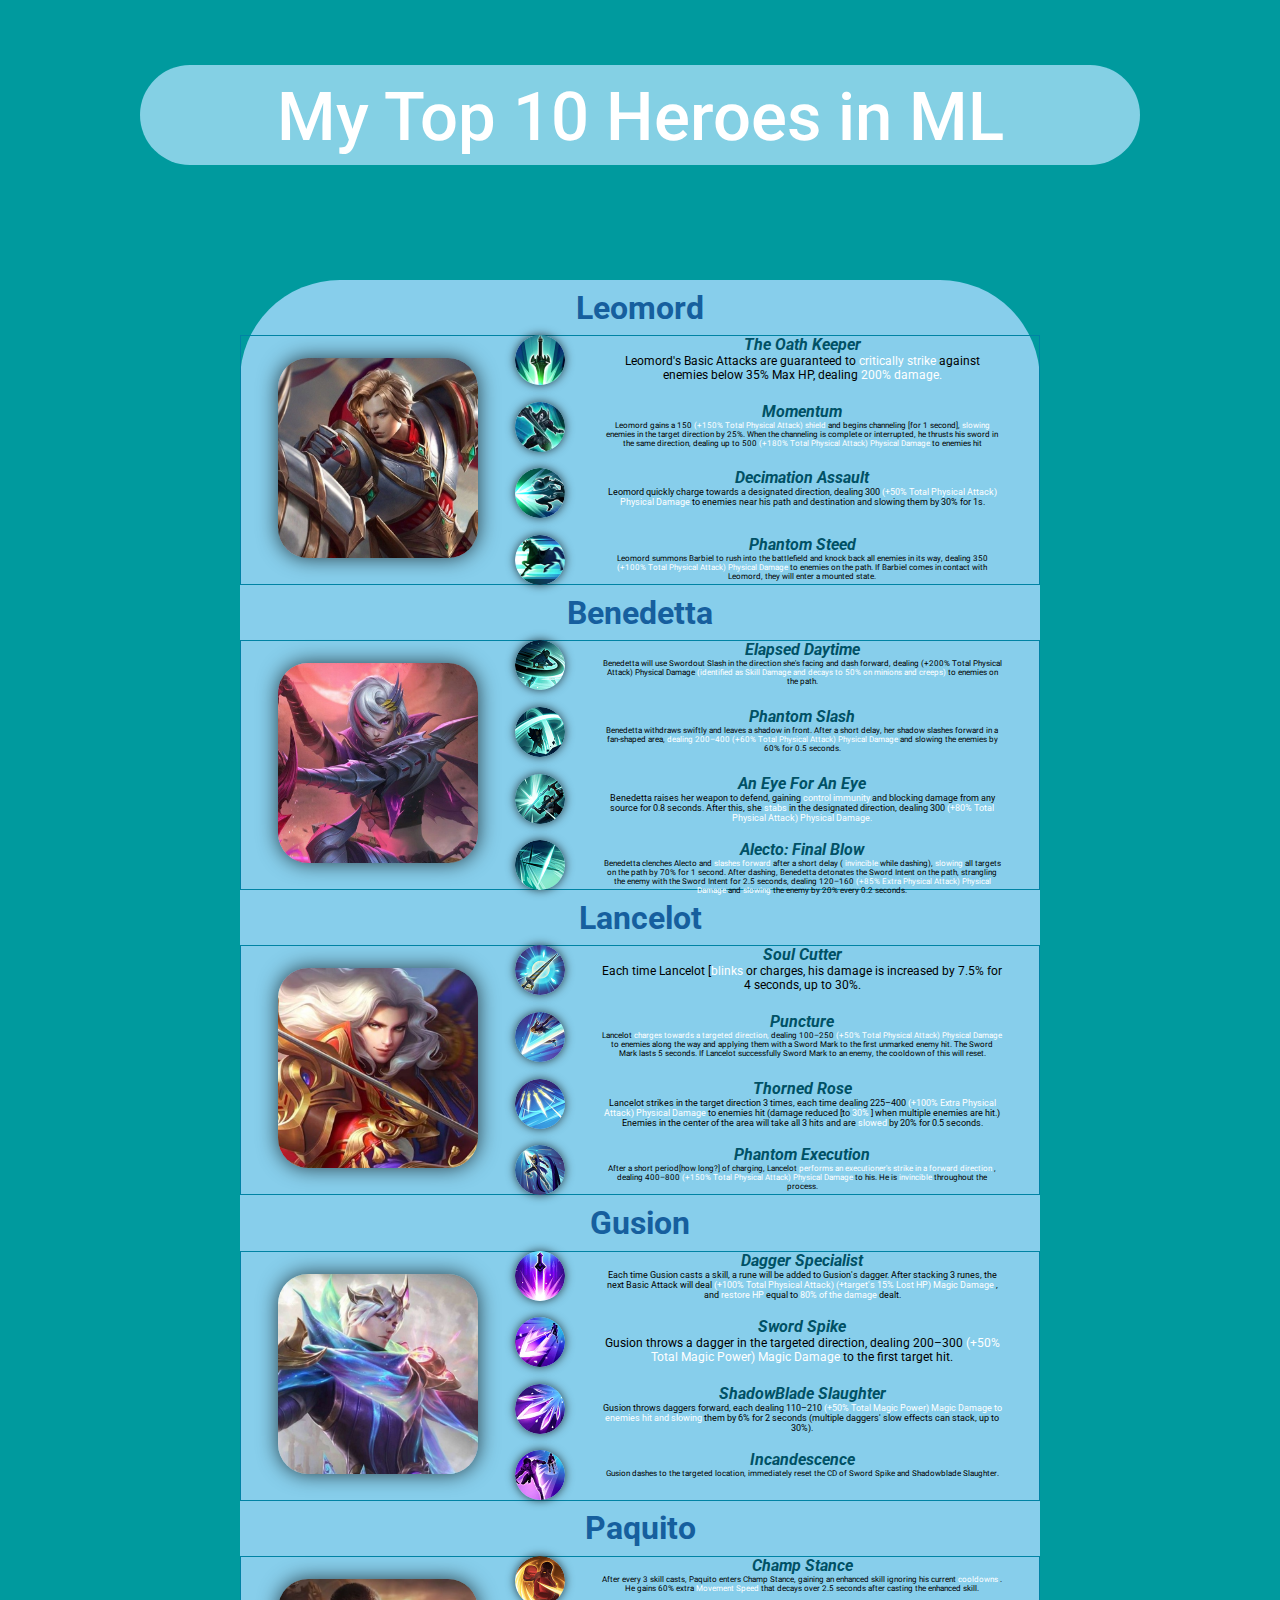
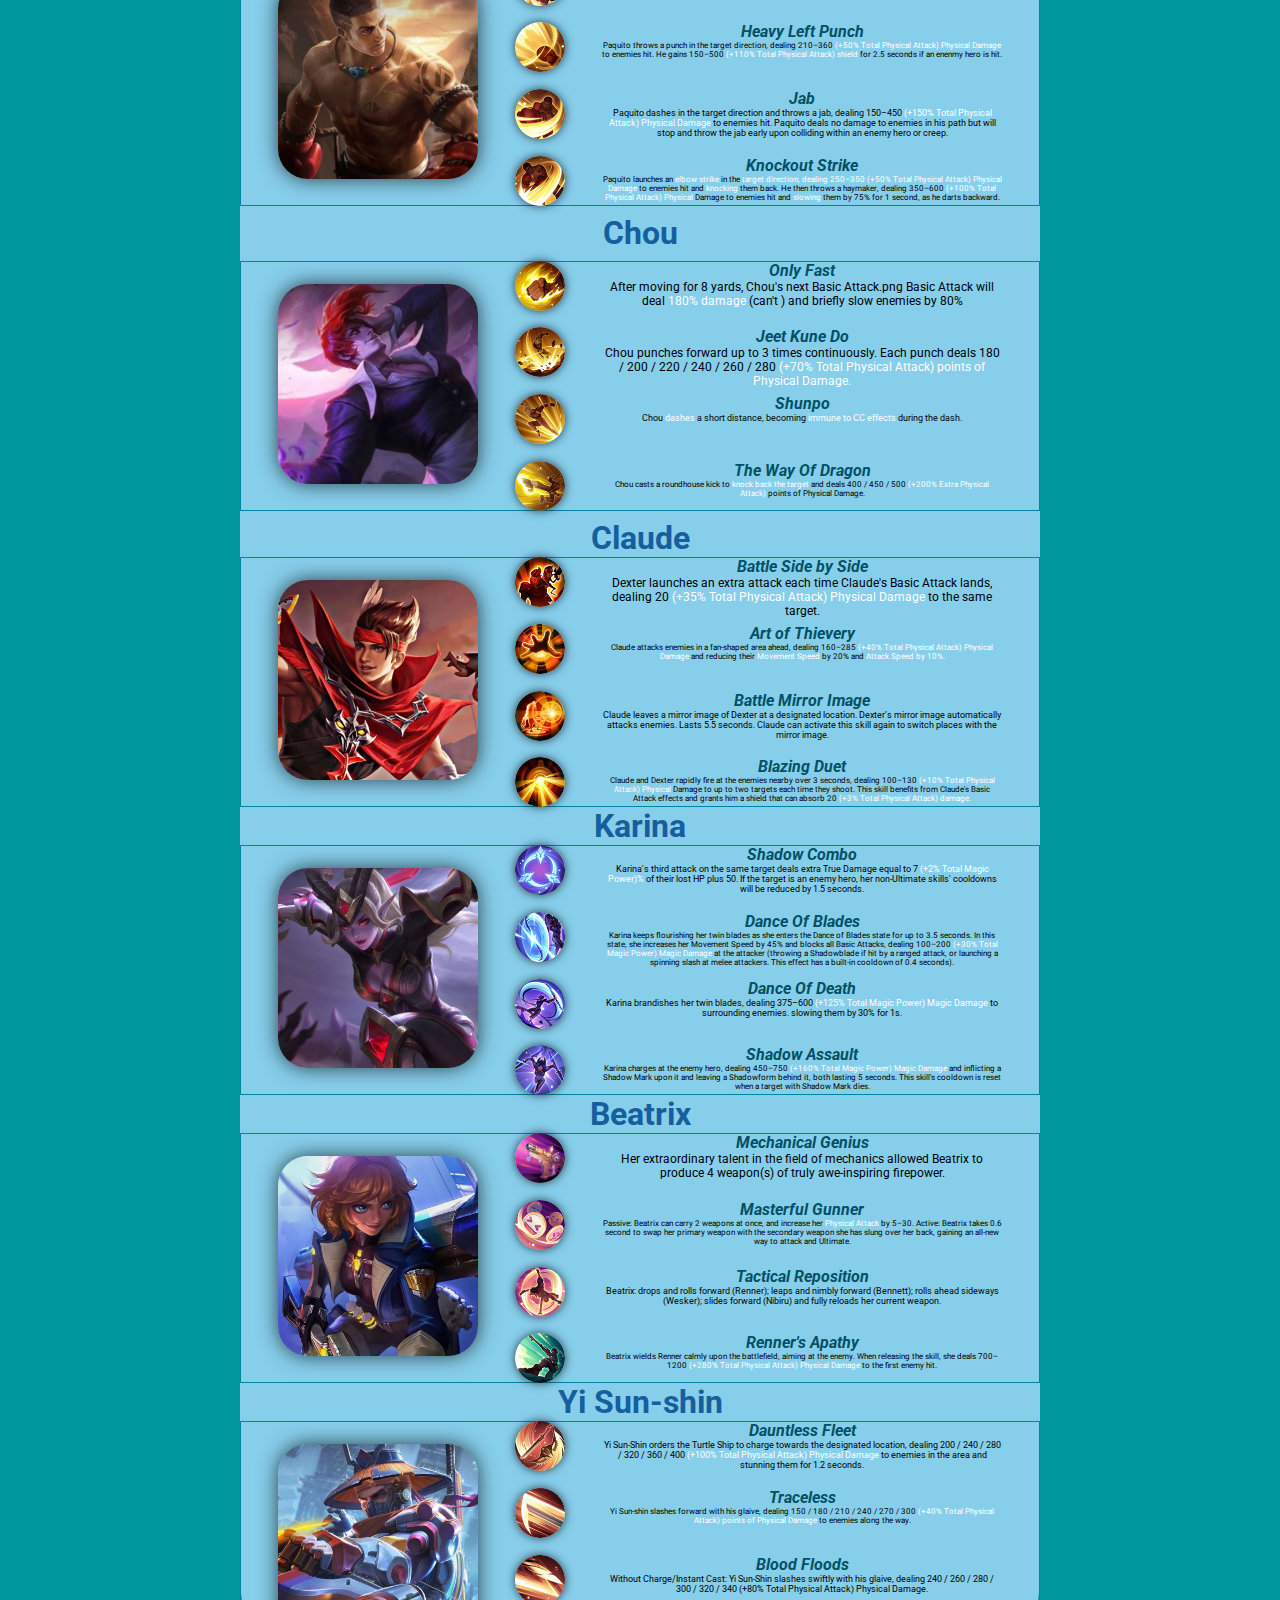
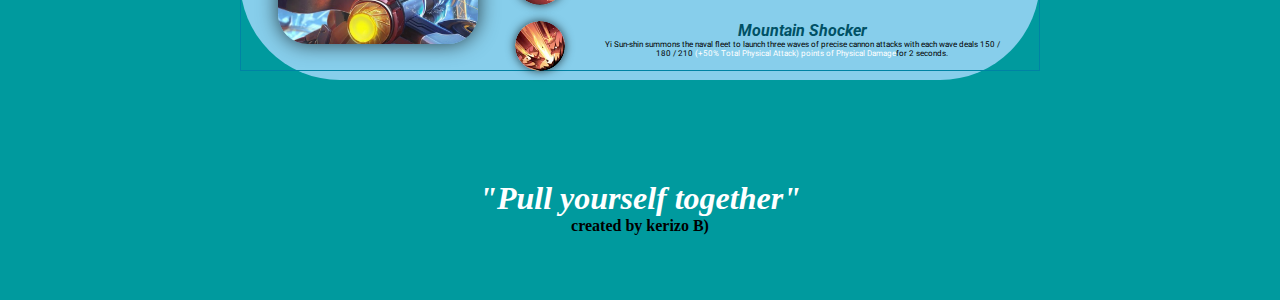
<file: index.html>
<!DOCTYPE html>
<html lang="en">
<head>
  <meta http-equiv="X-UA-Compatible" content="ie=edge">
  <link rel="preconnect" href="https://fonts.googleapis.com">
  <link rel="preconnect" href="https://fonts.gstatic.com" crossorigin>
   <link href="https://fonts.googleapis.com/css2?family=Roboto:wght@300;400;500;700&display=swap" rel="stylesheet">
  <title>My Top 12 Hero</title>
  <link rel="stylesheet" href="Css/mlheader.css"/>
  <link rel="stylesheet" href="Css/ml-info.css"/>
  <link rel="stylesheet" href="Css/mlgeneral.css"/>
  <link rel="stylesheet" href="Css/mlspan.css"/>
</head>
<body>
  <center><div class="header">
    <p class="title-header">My Top 10 Heroes in ML</p>
  </div></center>
  <center><div class="general-container">
    
    
   <center><h1 class="rank">Leomord</h1></center>
    
    
      <div class="information-hero-container">
        <div class="hero-pic-container">
          <img class="hero-pic" src="mlpics/leomord.jpg" alt="leomordpic" />
        </div>
        <div class="skill-pics">
          <div class="skill-hero-container">
             <img class="edit-skills"src="mlskills/leopassive.png" alt="passive" />
             <img class="edit-skills"src="mlskills/leo1st.png" alt="1st" />
             <img class="edit-skills"src="mlskills/leo2nd.png" alt="2nd" />
             <img class="edit-skills"src="mlskills/leoult.png" alt="ult" />
        </div>
         </div>
        <div class="description-hero-skill">
           <div class="passive-desc">
             <p class="skill-name">The Oath Keeper</p>
             <p class="skill-description leoponts">
               Leomord's Basic Attacks are guaranteed to <span style="color:white;"> critically strike</span> against enemies below 35% Max HP, dealing <span style="color:white;">200% damage.</span>
             </p>
           </div>
           <div class="first-desc">
             <p class="skill-name">Momentum</p>
             <p class="skill-description">Leomord gains a 150
               <span style="color:white;">
               (+150% Total Physical Attack) shield
              </span> and begins channeling [for 1 second], <span style="color: white;" > slowing </span>enemies in the target direction by 25%. When the channeling is complete or interrupted, he thrusts his sword in the same direction, dealing up to 500 <span style="color:white;"> (+180% Total Physical Attack) Physical Damage </span> to enemies hit</p>
           </div>
           <div class="second-desc">
             <p class="skill-name">Decimation Assault</p>
             <p class="skill-description leosecond">
               Leomord quickly charge towards a designated direction, dealing 300 <span style="color:white;"> (+50% Total Physical Attack) Physical Damage </span> to enemies near his path and destination and slowing them by 30% for 1s.
             </p>
             </div>
           <div class="ult-desc">
             <p class="skill-name">Phantom Steed</p>
             <p class="skill-description leoult">
               Leomord summons Barbiel to rush into the battlefield and knock back all enemies in its way, dealing 350 <span style="color:white;"> (+100% Total Physical Attack) Physical Damage </span> to enemies on the path. 
If Barbiel comes in contact with Leomord, they will enter a mounted state.
             </p>
           </div>
          </div>
        </div>
        
        
       <center><h1 class="rank">Benedetta</h1></center>
        
        
        <div class="information-hero-container">
        <div class="hero-pic-container">
          <img class="hero-pic" src="mlpics/bene.jpg" alt="leomordpic" />
        </div>
        <div class="skill-pics">
          <div class="skill-hero-container">
             <img class="edit-skills"src="mlskills/benepassive.png" alt="passive" />
             <img class="edit-skills"src="mlskills/benefirst.png" alt="1st" />
             <img class="edit-skills"src="mlskills/benesecond.png" alt="2nd" />
             <img class="edit-skills"src="mlskills/beneult.png" alt="ult" />
        </div>
         </div>
        <div class="description-hero-skill">
           <div class="passive-desc">
             <p class="skill-name">Elapsed Daytime</p>
             <p class="skill-description">
               Benedetta will use Swordout Slash in the direction she's facing and dash forward, dealing (+200% Total Physical Attack) Physical Damage <span style="color: white;"> (identified as Skill Damage and decays to 50% on minions and creeps) </span> to enemies on the path.
             </p>
           </div>
           <div class="first-desc">
             <p class="skill-name">Phantom Slash</p>
             <p class="skill-description"> 
             Benedetta withdraws swiftly and leaves a shadow in front. After a short delay, her shadow slashes forward in a fan-shaped area,  <span style="color:white;">dealing 200–400 (+60% Total Physical Attack) Physical Damage </span> and slowing the enemies by 60% for 0.5 seconds.
             </p>
           </div>
           <div class="second-desc">
             <p class="skill-name">An Eye For An Eye</p>
             <p class="skill-description leosecond">
               Benedetta raises her weapon to defend, gaining <span style="color:white;"> control immunity </span> and blocking damage from any source for 0.8 seconds. After this, she <span style="color:white;"> stabs </span> in the designated direction, dealing 300 <span style="color:white;"> (+80% Total Physical Attack) Physical Damage. </span>
             </p>
             </div>
           <div class="ult-desc">
             <p class="skill-name">Alecto: Final Blow</p>
             <p class="skill-description leoult">
               Benedetta clenches Alecto and <span style="color: white;">slashes forward </span> after a short delay (<span style="color:white;"> invincible </span> while dashing), <span style="color:white;"> slowing </span> all targets on the path by 70% for 1 second.
 After dashing, Benedetta detonates the Sword Intent on the path, strangling the enemy with the Sword Intent for 2.5 seconds, dealing 120–160 <span style="color:white;">(+85% Extra Physical Attack) Physical Damage </span> and <span style="color:white;"> slowing </span> the enemy by 20% every 0.2 seconds.
             </p>
           </div>
          </div>
        </div>
        
        
        
        <center><h1 class="rank">Lancelot</h1></center>
        
        
        
        <div class="information-hero-container">
        <div class="hero-pic-container">
          <img class="hero-pic" src="mlpics/lance.jpg" alt="leomordpic" />
        </div>
        <div class="skill-pics">
          <div class="skill-hero-container">
             <img class="edit-skills"src="mlskills/lancepassive.png" alt="passive" />
             <img class="edit-skills"src="mlskills/lancefirst.png" alt="1st" />
             <img class="edit-skills"src="mlskills/lancesecond.png" alt="2nd" />
             <img class="edit-skills"src="mlskills/lanceult.png" alt="ult" />
        </div>
         </div>
        <div class="description-hero-skill">
           <div class="passive-desc">
             <p class="skill-name">Soul Cutter</p>
             <p class="skill-description leoponts">
               Each time Lancelot [<span style="color:white;">blinks</span> or charges, his damage is increased by 7.5% for 4 seconds, up to 30%.
             </p>
           </div>
           <div class="first-desc">
             <p class="skill-name">Puncture</p>
             <p class="skill-description">
               Lancelot <span style="color:white;"> charges towards a targeted direction, </span> dealing 100–250 <span style="color:white;"> (+50% Total Physical Attack) Physical Damage </span> to enemies along the way and applying them with a Sword Mark to the first unmarked enemy hit. The Sword Mark lasts 5 seconds.
If Lancelot successfully Sword Mark to an enemy, the cooldown of this will reset.
             </p>
           </div>
           <div class="second-desc">
             <p class="skill-name">Thorned Rose</p>
             <p class="skill-description leosecond">
               Lancelot strikes in the target direction 3 times, each time dealing 225–400 <span style="color: white;"> (+100% Extra Physical Attack) Physical Damage </span> to enemies hit (damage reduced [to <span style="color:white;"> 30% </span> ] when multiple enemies are hit.) Enemies in the center of the area will take all 3 hits and are <span style="color:white;"> slowed </span> by 20% for 0.5 seconds.
             </p>
             </div>
           <div class="ult-desc">
             <p class="skill-name">Phantom Execution </p>
             <p class="skill-description leoult">
               After a short period[how long?] of charging, Lancelot <span style="color: white;"> performs an executioner's strike in a forward direction </span>, dealing 400–800 <span style="color:white;">  (+150% Total Physical Attack) Physical Damage </span> to his. He is <span style="color: white;"> invincible </span> throughout the process.
             </p>
           </div>
          </div>
        </div>
  
  
 <center><h1 class="rank">Gusion</h1></center>
  
  
  
        <div class="information-hero-container">
        <div class="hero-pic-container">
          <img class="hero-pic" src="mlpics/gus.jpg" alt="leomordpic" />
        </div>
        <div class="skill-pics">
          <div class="skill-hero-container">
             <img class="edit-skills"src="mlskills/guspassive.png" alt="passive" />
             <img class="edit-skills"src="mlskills/gusfirst.png" alt="1st" />
             <img class="edit-skills"src="mlskills/gussecond.png" alt="2nd" />
             <img class="edit-skills"src="mlskills/gusult.png" alt="ult" />
        </div>
         </div>
        <div class="description-hero-skill">
           <div class="passive-desc">
             <p class="skill-name">Dagger Specialist</p>
             <p class="skill-description guspassive">
               Each time Gusion casts a skill, a rune will be added to Gusion's dagger. After stacking 3 runes, the next Basic Attack will deal <span style="color:white;">(+100% Total Physical Attack) (+target's 15% Lost HP) Magic Damage </span> , and <span style="color: white;">restore HP </span>  equal to <span style="color:white;">80% of the damage </span> dealt.
             </p>
           </div>
           <div class="first-desc">
             <p class="skill-name">Sword Spike</p>
             <p class="skill-description leoponts">
               Gusion throws a dagger in the targeted direction, dealing 200–300 <span style="color:white;"> (+50% Total Magic Power) Magic Damage </span> to the first target hit.
             </p>
           </div>
           <div class="second-desc">
             <p class="skill-name">ShadowBlade Slaughter</p>
             <p class="skill-description leosecond">
               Gusion throws daggers forward, each dealing 110–210 <span style="color:white;">(+50% Total Magic Power) Magic Damage to enemies hit and slowing</span> them by 6% for 2 seconds (multiple daggers' slow effects can stack, up to 30%).
             </p>
             </div>
           <div class="ult-desc">
             <p class="skill-name">Incandescence</p>
             <p class="skill-description leoult">
                Gusion dashes to the targeted location, immediately reset the CD of Sword Spike and Shadowblade Slaughter.
             </p>
           </div>
          </div>
        </div>
  
  
 <center><h1 class="rank">Paquito</h1></center>
  
  
  
  
        <div class="information-hero-container">
        <div class="hero-pic-container">
          <img class="hero-pic" src="mlpics/paq.jpg" alt="leomordpic" />
        </div>
        <div class="skill-pics">
          <div class="skill-hero-container">
             <img class="edit-skills"src="mlskills/paqpassive.png" alt="passive" />
             <img class="edit-skills"src="mlskills/paqfirst.png" alt="1st" />
             <img class="edit-skills"src="mlskills/paqsecond.png" alt="2nd" />
             <img class="edit-skills"src="mlskills/paqult.png" alt="ult" />
        </div>
         </div>
        <div class="description-hero-skill">
           <div class="passive-desc">
             <p class="skill-name">Champ Stance</p>
             <p class="skill-description paqpassive">
               After every 3 skill casts, Paquito enters Champ Stance, gaining an enhanced skill ignoring his current <span style="color:white;"> cooldowns </span>. He gains 60% extra <span style="color:white;"> Movement Speed </span> that decays over 2.5 seconds after casting the enhanced skill.
             </p>
           </div>
           <div class="first-desc">
             <p class="skill-name">Heavy Left Punch</p>
             <p class="skill-description">
               Paquito throws a punch in the target direction, dealing 210–360 <span style="color:white;">(+50% Total Physical Attack) Physical Damage </span> to enemies hit. He gains 150–500 <span style="color:white;"> (+110% Total Physical Attack) shield</span>  for 2.5 seconds if an enenmy hero is hit.
             </p>
           </div>
           <div class="second-desc">
             <p class="skill-name">Jab</p>
             <p class="skill-description leosecond">
                Paquito dashes in the target direction and throws a jab, dealing 150–450 <span style="color:white;"> (+150% Total Physical Attack) Physical Damage</span> to enemies hit. Paquito deals no damage to enemies in his path but will stop and throw the jab early upon colliding within an enemy hero or creep.
             </p>
             </div>
           <div class="ult-desc">
             <p class="skill-name">Knockout Strike</p>
             <p class="skill-description leoult">
               Paquito launches an <span style="color:white;"> elbow strike</span> in the <span style="color:white;"> target direction, dealing 250–350 (+50% Total Physical Attack) Physical Damage</span> to enemies hit and <span style="color:white;">knocking</span> them back. He then throws a haymaker, dealing 350–600 <span style="color:white;">(+100% Total Physical Attack) Physical </span>Damage to enemies hit and <span style="color:white;">slowing</span> them by 75% for 1 second, as he darts backward.
             </p>
           </div>
          </div>
        </div>
  
  
<center><h1 class="rank">Chou</h1></center>
  
  
  
        <div class="information-hero-container">
        <div class="hero-pic-container">
          <img class="hero-pic" src="mlpics/chou.jpg" alt="leomordpic" />
        </div>
        <div class="skill-pics">
          <div class="skill-hero-container">
             <img class="edit-skills"src="mlskills/choupassive.png" alt="passive" />
             <img class="edit-skills"src="mlskills/choufirst.png" alt="1st" />
             <img class="edit-skills"src="mlskills/chousecond.png" alt="2nd" />
             <img class="edit-skills"src="mlskills/chouult.png" alt="ult" />
        </div>
         </div>
        <div class="description-hero-skill">
           <div class="passive-desc">
             <p class="skill-name">Only Fast</p>
             <p class="skill-description leoponts">
               After moving for 8 yards, Chou's next Basic Attack.png  Basic Attack will deal <span style="color:white;">180% damage</span> (can't ) and briefly slow enemies by 80%
             </p>
           </div>
           <div class="first-desc">
             <p class="skill-name">Jeet Kune Do</p>
             <p class="skill-description choufirst">
               Chou punches forward up to 3 times continuously. Each punch deals 180 / 200 / 220 / 240 / 260 / 280 <span style="color:white;">(+70% Total Physical Attack) points of Physical Damage.</span>
             </p>
           </div>
           <div class="second-desc">
             <p class="skill-name">Shunpo</p>
             <p class="skill-description leosecond">
               Chou <span style="color:white;">dashes</span> a short distance, becoming <span style="color:white">immune to CC effects</span> during the dash.
             </p>
             </div>
           <div class="ult-desc">
             <p class="skill-name">The Way Of Dragon</p>
             <p class="skill-description leoult">
               Chou casts a roundhouse kick to <span style="color:white;">knock back the target</span> and deals 400 / 450 / 500 <span style="color:white;"> (+200% Extra Physical Attack) </span>points of Physical Damage.

             </p>
           </div>
          </div>
        </div>
  
  
  <center><h1 class="rank">Claude</h1>
  
  
        <div class="information-hero-container">
        <div class="hero-pic-container">
          <img class="hero-pic" src="mlpics/claude.jpg" alt="leomordpic" />
        </div>
        <div class="skill-pics">
          <div class="skill-hero-container">
             <img class="edit-skills"src="mlskills/claudepassive.png" alt="passive" />
             <img class="edit-skills"src="mlskills/claudefirst.png" alt="1st" />
             <img class="edit-skills"src="mlskills/claudesecond.png" alt="2nd" />
             <img class="edit-skills"src="mlskills/claudeult.png" alt="ult" />
        </div>
         </div>
        <div class="description-hero-skill">
           <div class="passive-desc">
             <p class="skill-name">Battle Side by Side</p>
             <p class="skill-description leoponts">
               Dexter launches an extra attack each time Claude's Basic Attack lands, dealing 20 <span style="color:white;">(+35% Total Physical Attack) Physical Damage</span> to the same target.
             </p>
           </div>
           <div class="first-desc">
             <p class="skill-name">Art of Thievery</p>
             <p class="skill-description">
               Claude attacks enemies in a fan-shaped area ahead, dealing 160–285 <span style="color:white;"> (+40% Total Physical Attack) Physical Damage</span> and reducing their <span style="color:white;">Movement Speed</span> by 20% and <span style="color:white;">Attack Speed by 10%.</span>
               </p>
           </div>
           <div class="second-desc">
             <p class="skill-name">Battle Mirror Image</p>
             <p class="skill-description leosecond">
               Claude leaves a mirror image of Dexter at a designated location. Dexter’s mirror image automatically attacks enemies. Lasts 5.5 seconds. Claude can activate this skill again to switch places with the mirror image.
             </p>
             </div>
           <div class="ult-desc">
             <p class="skill-name">Blazing Duet</p>
             <p class="skill-description leoult">
               Claude and Dexter rapidly fire at the enemies nearby over 3 seconds, dealing 100–130 <span style="color:white;"> (+10% Total Physical Attack) Physical</span> Damage to up to two targets each time they shoot. This skill benefits from Claude's Basic Attack effects and grants him a shield that can absorb 20 <span style="color:white;"> (+3% Total Physical Attack) damage.</span>
             </p>
           </div>
          </div>
        </div>
  
  <center><h1 class="rank">Karina</h1>
  
  
        <div class="information-hero-container">
        <div class="hero-pic-container">
          <img class="hero-pic" src="mlpics/karina.jpg" alt="leomordpic" />
        </div>
        <div class="skill-pics">
          <div class="skill-hero-container">
             <img class="edit-skills"src="mlskills/karinapassive.png" alt="passive" />
             <img class="edit-skills"src="mlskills/karinafirst.png" alt="1st" />
             <img class="edit-skills"src="mlskills/karinasecond.png" alt="2nd" />
             <img class="edit-skills"src="mlskills/karinault.png" alt="ult" />
        </div>
         </div>
        <div class="description-hero-skill">
           <div class="passive-desc">
             <p class="skill-name">Shadow Combo</p>
             <p class="skill-description karinaponts">
               Karina's third attack on the same target deals extra True Damage equal to 7 <span style="color:white;"> (+2% Total Magic Power)% </span>of their lost HP plus 50. If the target is an enemy hero, her non-Ultimate skills' cooldowns will be reduced by 1.5 seconds.
             </p>
           </div>
           <div class="first-desc">
             <p class="skill-name">Dance Of Blades</p>
             <p class="skill-description">
               Karina keeps flourishing her twin blades as she enters the Dance of Blades state for up to 3.5 seconds. In this state, she increases her Movement Speed by 45% and blocks all Basic Attacks, dealing 100–200 <span style="color:white;"> (+30% Total Magic Power) Magic Damage </span>at the attacker (throwing a Shadowblade if hit by a ranged attack, or launching a spinning slash at melee attackers. This effect has a built-in cooldown of 0.4 seconds).
               </p>
           </div>
           <div class="second-desc">
             <p class="skill-name">Dance Of Death</p>
             <p class="skill-description leosecond">
               Karina brandishes her twin blades, dealing 375–600 <span style="color:white;"> (+125% Total Magic Power) Magic Damage</span> to surrounding enemies. slowing them by 30% for 1s.
             </p>
             </div>
           <div class="ult-desc">
             <p class="skill-name">Shadow Assault</p>
             <p class="skill-description leoult">
               Karina charges at the enemy hero, dealing 450–750 <span style="color:white;"> (+160% Total Magic Power) Magic Damage</span> and inflicting a Shadow Mark upon it and leaving a Shadowform behind it, both lasting 5 seconds. This skill's cooldown is reset when a target with Shadow Mark dies.
             </p>
           </div>
          </div>
        </div>
  
  <center><h1 class="rank">Beatrix</h1>
  
  
        <div class="information-hero-container">
        <div class="hero-pic-container">
          <img class="hero-pic" src="mlpics/bea.jpg" alt="leomordpic" />
        </div>
        <div class="skill-pics">
          <div class="skill-hero-container">
             <img class="edit-skills"src="mlskills/beapassive.png" alt="passive" />
             <img class="edit-skills"src="mlskills/beafirst.png" alt="1st" />
             <img class="edit-skills"src="mlskills/beasecond.png" alt="2nd" />
             <img class="edit-skills"src="mlskills/beault.png" alt="ult" />
        </div>
         </div>
        <div class="description-hero-skill">
           <div class="passive-desc">
             <p class="skill-name">Mechanical Genius</p>
             <p class="skill-description leoponts">
               Her extraordinary talent in the field of mechanics allowed Beatrix to produce 4 weapon(s) of truly awe-inspiring firepower.
             </p>
           </div>
           <div class="first-desc">
             <p class="skill-name">Masterful Gunner</p>
             <p class="skill-description">
               Passive: Beatrix can carry 2 weapons at once, and increase her <span style="color:white;">Physical Attack </span>by 5–30.
Active: Beatrix takes 0.6 second to swap her primary weapon with the secondary weapon she has slung over her back, gaining an all-new way to attack and Ultimate.
               </p>
           </div>
           <div class="second-desc">
             <p class="skill-name">Tactical Reposition</p>
             <p class="skill-description leosecond">
               Beatrix: drops and rolls forward (Renner); leaps and nimbly forward (Bennett); rolls ahead sideways (Wesker); slides forward (Nibiru) and fully reloads her current weapon.
             </p>
             </div>
           <div class="ult-desc">
             <p class="skill-name">Renner's Apathy</p>
             <p class="skill-description leoult">
               Beatrix wields Renner calmly upon the battlefield, aiming at the enemy. When releasing the skill, she deals 700–1200 <span style="color:white;"> (+280% Total Physical Attack) Physical Damage</span> to the first enemy hit.
             </p>
           </div>
          </div>
        </div>
  
  <center><h1 class="rank">Yi Sun-shin</h1>
  
  
  <div class="information-hero-container">
        <div class="hero-pic-container">
          <img class="hero-pic" src="mlpics/yss.jpg" alt="leomordpic" />
        </div>
        <div class="skill-pics">
          <div class="skill-hero-container">
             <img class="edit-skills"src="mlskills/ysspassive.png" alt="passive" />
             <img class="edit-skills"src="mlskills/yssfirst.png" alt="1st" />
             <img class="edit-skills"src="mlskills/ysssecond.png" alt="2nd" />
             <img class="edit-skills"src="mlskills/yssult.png" alt="ult" />
        </div>
         </div>
        <div class="description-hero-skill">
           <div class="passive-desc">
             <p class="skill-name">Dauntless Fleet</p>
             <p class="skill-description yssponts">
               Yi Sun-Shin orders the Turtle Ship to charge towards the designated location, dealing 200 / 240 / 280 / 320 / 360 / 400 <span style="color:white;">  (+100% Total Physical Attack) Physical Damage</span> to enemies in the area and stunning them for 1.2 seconds.
             </p>
           </div>
           <div class="first-desc">
             <p class="skill-name">Traceless</p>
             <p class="skill-description">
               Yi Sun-shin slashes forward with his glaive, dealing 150 / 180 / 210 / 240 / 270 / 300 <span style="color:white;"> (+40% Total Physical Attack) points of Physical Damage </span>to enemies along the way.
</p>
           </div>
           <div class="second-desc">
             <p class="skill-name">Blood Floods</p>
             <p class="skill-description leosecond">
               Without Charge/Instant Cast: Yi Sun-Shin slashes swiftly with his glaive, dealing 240 / 260 / 280 / 300 / 320 / 340 <span style="color"> (+80% Total Physical Attack) Physical Damage.</span>
             </p>
             </div>
           <div class="ult-desc">
             <p class="skill-name">Mountain Shocker</p>
             <p class="skill-description leoult">
               Yi Sun-shin summons the naval fleet to launch three waves of precise cannon attacks with each wave deals 150 / 180 / 210 <span style="color:white;"> (+50% Total Physical Attack) points of Physical Damage</span>for 2 seconds.
             </p>
           </div>
          </div>
        </div></center>
  
  
  </div>
  <center>
  <h1 style="
  color:white;
  margin-top: 100px;
  font-style: italic;
  ">"Pull yourself together"</h1>
   <h4>created by kerizo B)</h4>
</body>
</html>
</file>
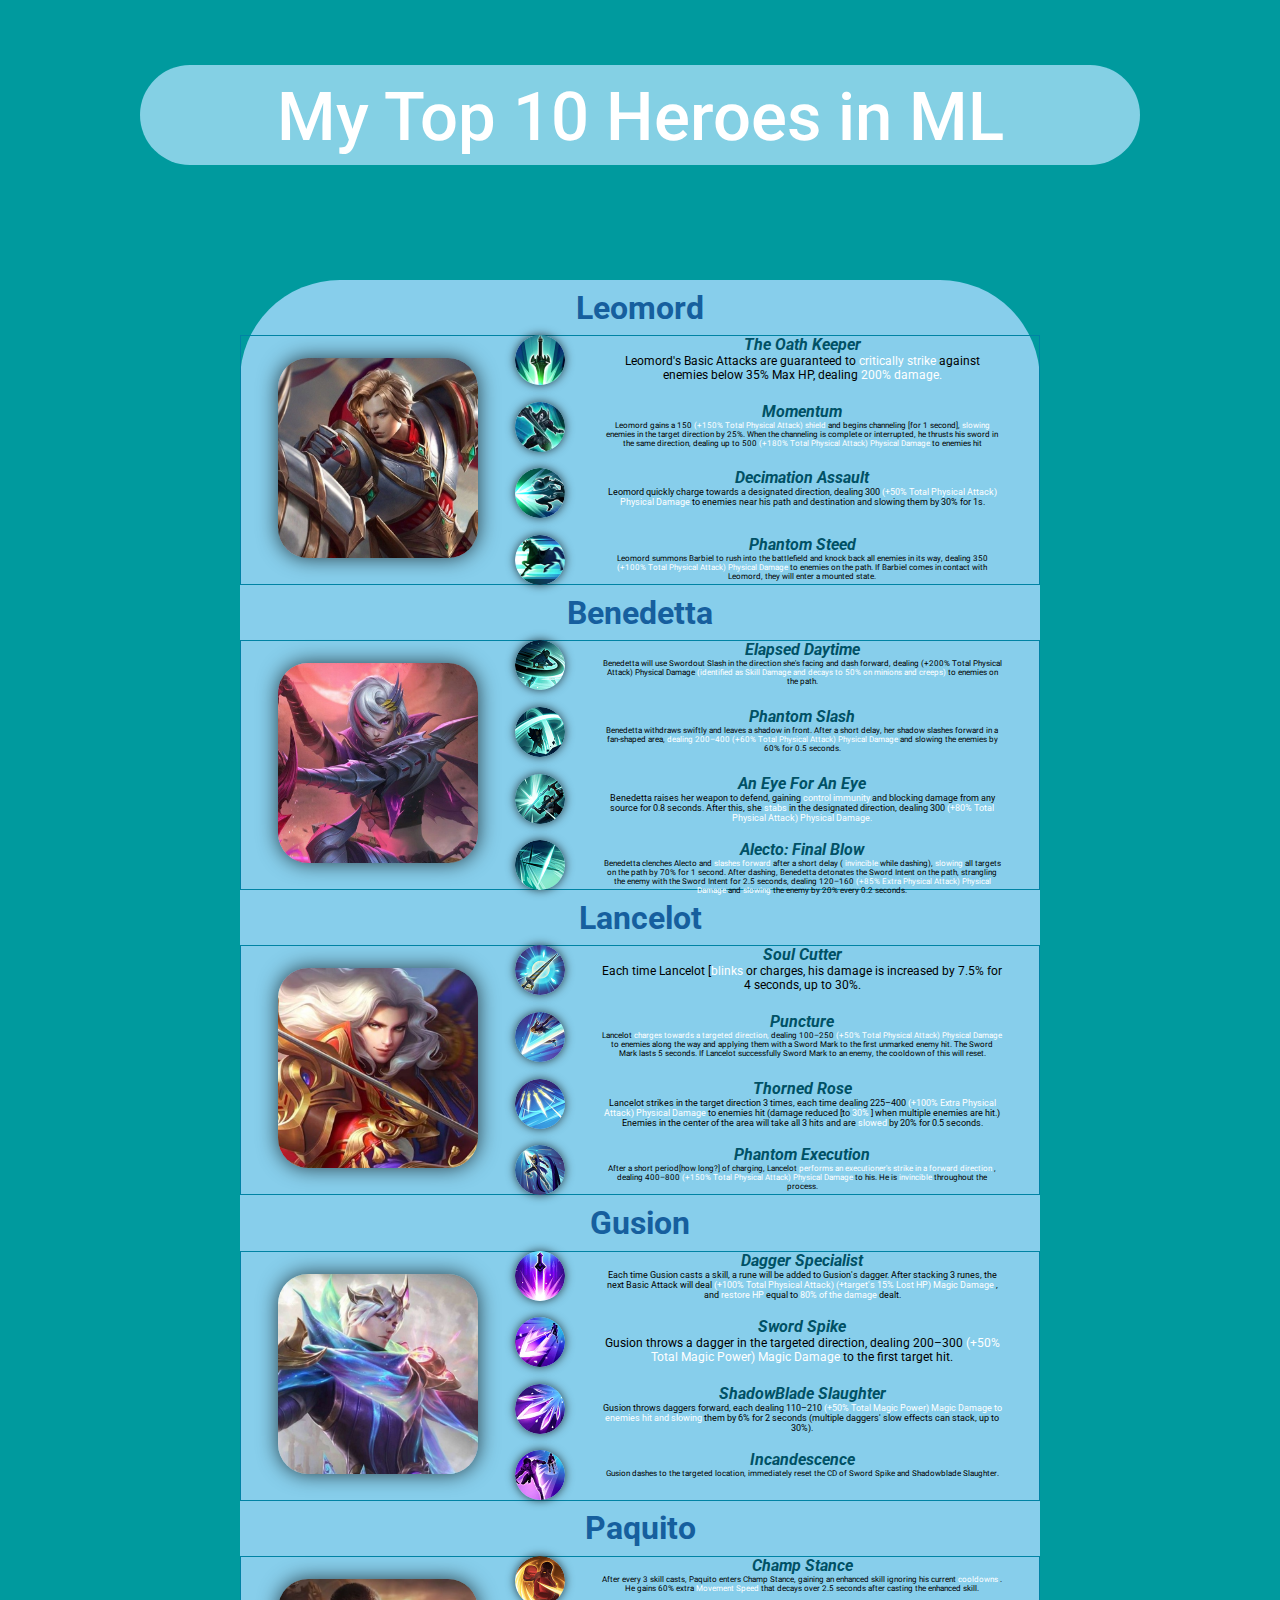
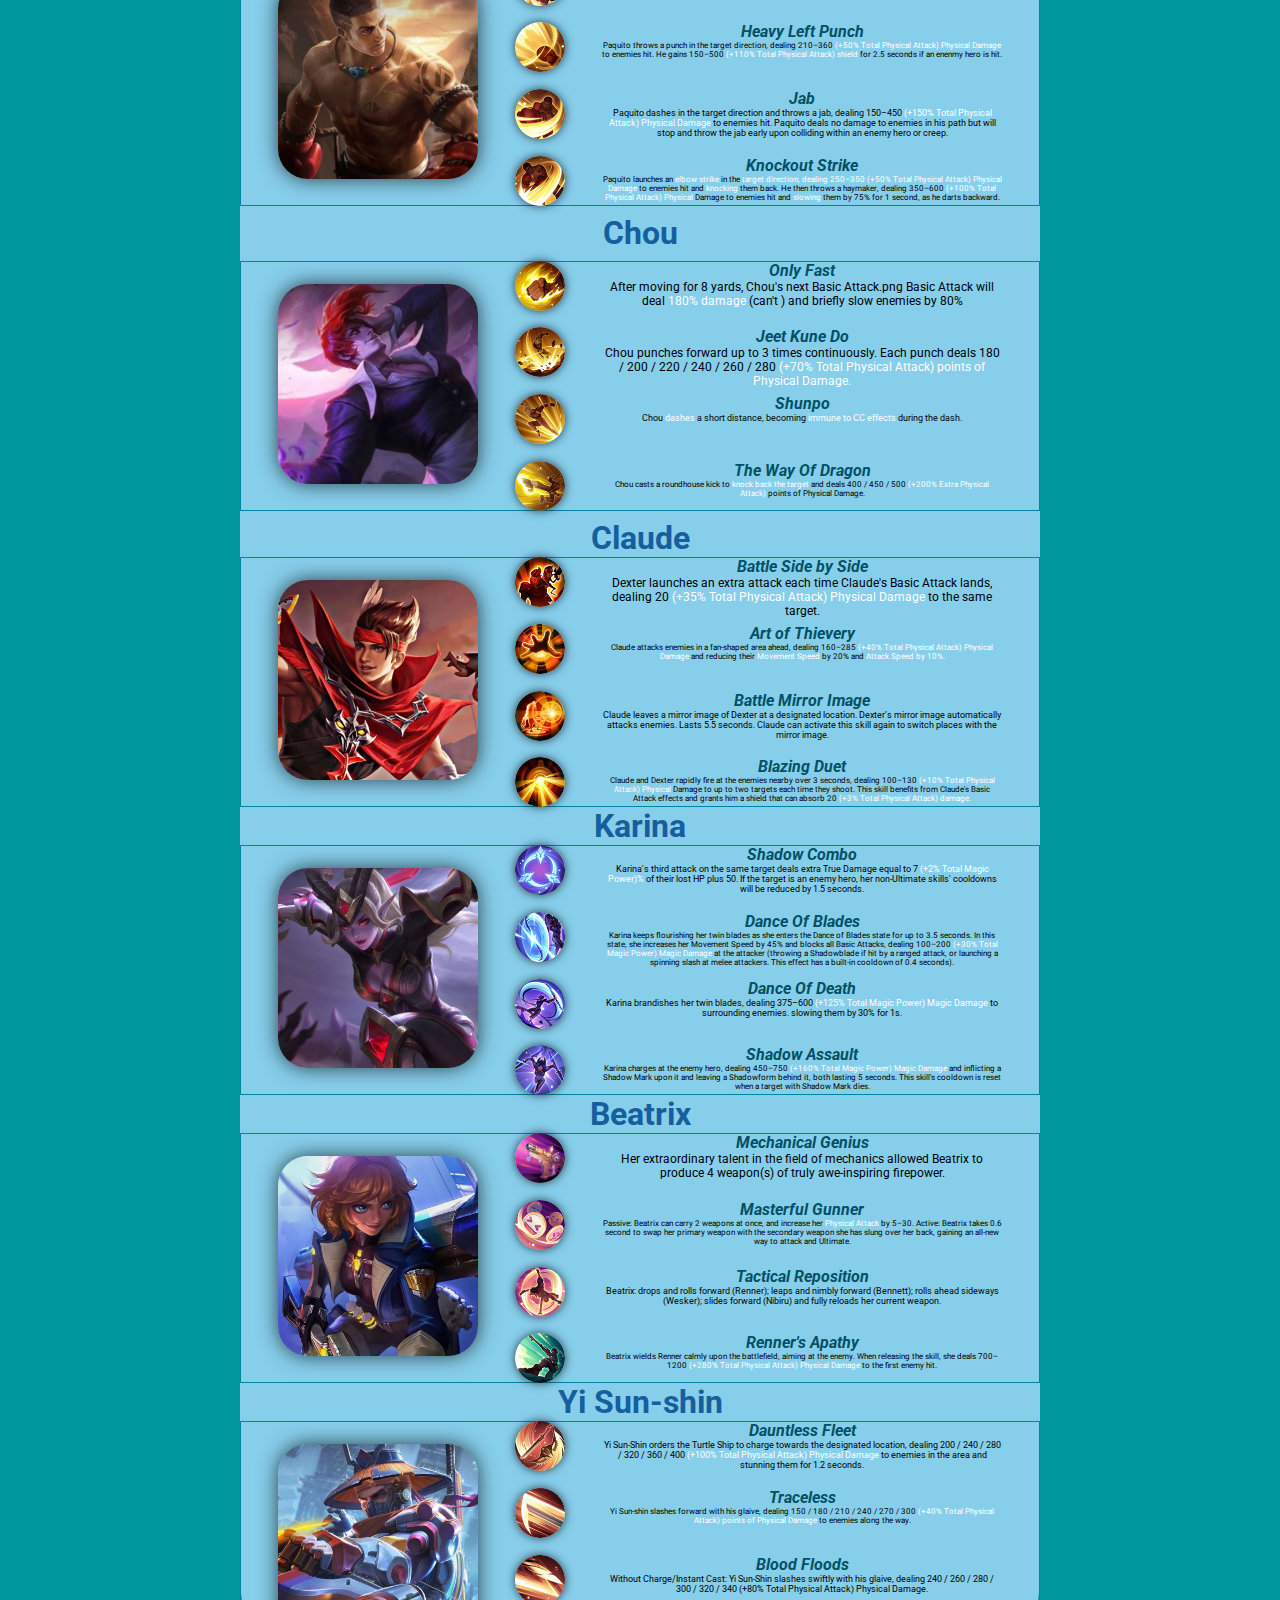
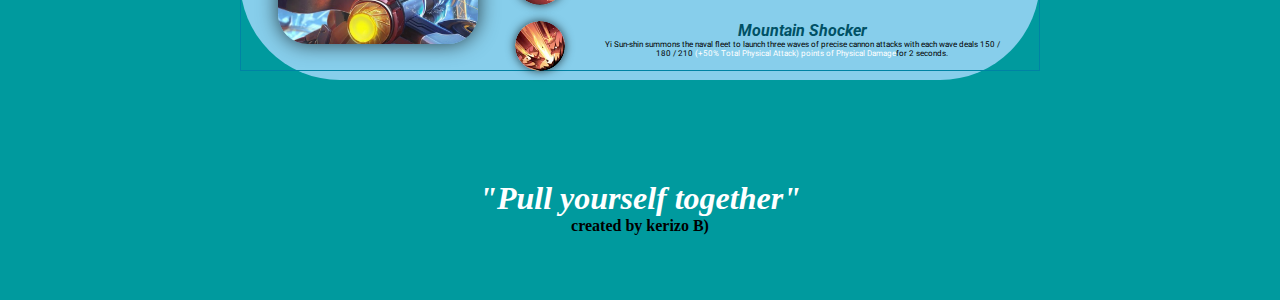
<file: MobileLegends.html>
<!DOCTYPE html>
<html lang="en">
<head>
  <meta http-equiv="X-UA-Compatible" content="ie=edge">
  <link rel="preconnect" href="https://fonts.googleapis.com">
  <link rel="preconnect" href="https://fonts.gstatic.com" crossorigin>
   <link href="https://fonts.googleapis.com/css2?family=Roboto:wght@300;400;500;700&display=swap" rel="stylesheet">
  <title>My Top 12 Hero</title>
  <link rel="stylesheet" href="Css/mlheader.css"/>
  <link rel="stylesheet" href="Css/ml-info.css"/>
  <link rel="stylesheet" href="Css/mlgeneral.css"/>
  <link rel="stylesheet" href="Css/mlspan.css"/>
</head>
<body>
  <center><div class="header">
    <p class="title-header">My Top 10 Heroes in ML</p>
  </div></center>
  <center><div class="general-container">
    
    
   <center><h1 class="rank">Leomord</h1></center>
    
    
      <div class="information-hero-container">
        <div class="hero-pic-container">
          <img class="hero-pic" src="mlpics/leomord.jpg" alt="leomordpic" />
        </div>
        <div class="skill-pics">
          <div class="skill-hero-container">
             <img class="edit-skills"src="mlskills/leopassive.png" alt="passive" />
             <img class="edit-skills"src="mlskills/leo1st.png" alt="1st" />
             <img class="edit-skills"src="mlskills/leo2nd.png" alt="2nd" />
             <img class="edit-skills"src="mlskills/leoult.png" alt="ult" />
        </div>
         </div>
        <div class="description-hero-skill">
           <div class="passive-desc">
             <p class="skill-name">The Oath Keeper</p>
             <p class="skill-description leoponts">
               Leomord's Basic Attacks are guaranteed to <span style="color:white;"> critically strike</span> against enemies below 35% Max HP, dealing <span style="color:white;">200% damage.</span>
             </p>
           </div>
           <div class="first-desc">
             <p class="skill-name">Momentum</p>
             <p class="skill-description">Leomord gains a 150
               <span style="color:white;">
               (+150% Total Physical Attack) shield
              </span> and begins channeling [for 1 second], <span style="color: white;" > slowing </span>enemies in the target direction by 25%. When the channeling is complete or interrupted, he thrusts his sword in the same direction, dealing up to 500 <span style="color:white;"> (+180% Total Physical Attack) Physical Damage </span> to enemies hit</p>
           </div>
           <div class="second-desc">
             <p class="skill-name">Decimation Assault</p>
             <p class="skill-description leosecond">
               Leomord quickly charge towards a designated direction, dealing 300 <span style="color:white;"> (+50% Total Physical Attack) Physical Damage </span> to enemies near his path and destination and slowing them by 30% for 1s.
             </p>
             </div>
           <div class="ult-desc">
             <p class="skill-name">Phantom Steed</p>
             <p class="skill-description leoult">
               Leomord summons Barbiel to rush into the battlefield and knock back all enemies in its way, dealing 350 <span style="color:white;"> (+100% Total Physical Attack) Physical Damage </span> to enemies on the path. 
If Barbiel comes in contact with Leomord, they will enter a mounted state.
             </p>
           </div>
          </div>
        </div>
        
        
       <center><h1 class="rank">Benedetta</h1></center>
        
        
        <div class="information-hero-container">
        <div class="hero-pic-container">
          <img class="hero-pic" src="mlpics/bene.jpg" alt="leomordpic" />
        </div>
        <div class="skill-pics">
          <div class="skill-hero-container">
             <img class="edit-skills"src="mlskills/benepassive.png" alt="passive" />
             <img class="edit-skills"src="mlskills/benefirst.png" alt="1st" />
             <img class="edit-skills"src="mlskills/benesecond.png" alt="2nd" />
             <img class="edit-skills"src="mlskills/beneult.png" alt="ult" />
        </div>
         </div>
        <div class="description-hero-skill">
           <div class="passive-desc">
             <p class="skill-name">Elapsed Daytime</p>
             <p class="skill-description">
               Benedetta will use Swordout Slash in the direction she's facing and dash forward, dealing (+200% Total Physical Attack) Physical Damage <span style="color: white;"> (identified as Skill Damage and decays to 50% on minions and creeps) </span> to enemies on the path.
             </p>
           </div>
           <div class="first-desc">
             <p class="skill-name">Phantom Slash</p>
             <p class="skill-description"> 
             Benedetta withdraws swiftly and leaves a shadow in front. After a short delay, her shadow slashes forward in a fan-shaped area,  <span style="color:white;">dealing 200–400 (+60% Total Physical Attack) Physical Damage </span> and slowing the enemies by 60% for 0.5 seconds.
             </p>
           </div>
           <div class="second-desc">
             <p class="skill-name">An Eye For An Eye</p>
             <p class="skill-description leosecond">
               Benedetta raises her weapon to defend, gaining <span style="color:white;"> control immunity </span> and blocking damage from any source for 0.8 seconds. After this, she <span style="color:white;"> stabs </span> in the designated direction, dealing 300 <span style="color:white;"> (+80% Total Physical Attack) Physical Damage. </span>
             </p>
             </div>
           <div class="ult-desc">
             <p class="skill-name">Alecto: Final Blow</p>
             <p class="skill-description leoult">
               Benedetta clenches Alecto and <span style="color: white;">slashes forward </span> after a short delay (<span style="color:white;"> invincible </span> while dashing), <span style="color:white;"> slowing </span> all targets on the path by 70% for 1 second.
 After dashing, Benedetta detonates the Sword Intent on the path, strangling the enemy with the Sword Intent for 2.5 seconds, dealing 120–160 <span style="color:white;">(+85% Extra Physical Attack) Physical Damage </span> and <span style="color:white;"> slowing </span> the enemy by 20% every 0.2 seconds.
             </p>
           </div>
          </div>
        </div>
        
        
        
        <center><h1 class="rank">Lancelot</h1></center>
        
        
        
        <div class="information-hero-container">
        <div class="hero-pic-container">
          <img class="hero-pic" src="mlpics/lance.jpg" alt="leomordpic" />
        </div>
        <div class="skill-pics">
          <div class="skill-hero-container">
             <img class="edit-skills"src="mlskills/lancepassive.png" alt="passive" />
             <img class="edit-skills"src="mlskills/lancefirst.png" alt="1st" />
             <img class="edit-skills"src="mlskills/lancesecond.png" alt="2nd" />
             <img class="edit-skills"src="mlskills/lanceult.png" alt="ult" />
        </div>
         </div>
        <div class="description-hero-skill">
           <div class="passive-desc">
             <p class="skill-name">Soul Cutter</p>
             <p class="skill-description leoponts">
               Each time Lancelot [<span style="color:white;">blinks</span> or charges, his damage is increased by 7.5% for 4 seconds, up to 30%.
             </p>
           </div>
           <div class="first-desc">
             <p class="skill-name">Puncture</p>
             <p class="skill-description">
               Lancelot <span style="color:white;"> charges towards a targeted direction, </span> dealing 100–250 <span style="color:white;"> (+50% Total Physical Attack) Physical Damage </span> to enemies along the way and applying them with a Sword Mark to the first unmarked enemy hit. The Sword Mark lasts 5 seconds.
If Lancelot successfully Sword Mark to an enemy, the cooldown of this will reset.
             </p>
           </div>
           <div class="second-desc">
             <p class="skill-name">Thorned Rose</p>
             <p class="skill-description leosecond">
               Lancelot strikes in the target direction 3 times, each time dealing 225–400 <span style="color: white;"> (+100% Extra Physical Attack) Physical Damage </span> to enemies hit (damage reduced [to <span style="color:white;"> 30% </span> ] when multiple enemies are hit.) Enemies in the center of the area will take all 3 hits and are <span style="color:white;"> slowed </span> by 20% for 0.5 seconds.
             </p>
             </div>
           <div class="ult-desc">
             <p class="skill-name">Phantom Execution </p>
             <p class="skill-description leoult">
               After a short period[how long?] of charging, Lancelot <span style="color: white;"> performs an executioner's strike in a forward direction </span>, dealing 400–800 <span style="color:white;">  (+150% Total Physical Attack) Physical Damage </span> to his. He is <span style="color: white;"> invincible </span> throughout the process.
             </p>
           </div>
          </div>
        </div>
  
  
 <center><h1 class="rank">Gusion</h1></center>
  
  
  
        <div class="information-hero-container">
        <div class="hero-pic-container">
          <img class="hero-pic" src="mlpics/gus.jpg" alt="leomordpic" />
        </div>
        <div class="skill-pics">
          <div class="skill-hero-container">
             <img class="edit-skills"src="mlskills/guspassive.png" alt="passive" />
             <img class="edit-skills"src="mlskills/gusfirst.png" alt="1st" />
             <img class="edit-skills"src="mlskills/gussecond.png" alt="2nd" />
             <img class="edit-skills"src="mlskills/gusult.png" alt="ult" />
        </div>
         </div>
        <div class="description-hero-skill">
           <div class="passive-desc">
             <p class="skill-name">Dagger Specialist</p>
             <p class="skill-description guspassive">
               Each time Gusion casts a skill, a rune will be added to Gusion's dagger. After stacking 3 runes, the next Basic Attack will deal <span style="color:white;">(+100% Total Physical Attack) (+target's 15% Lost HP) Magic Damage </span> , and <span style="color: white;">restore HP </span>  equal to <span style="color:white;">80% of the damage </span> dealt.
             </p>
           </div>
           <div class="first-desc">
             <p class="skill-name">Sword Spike</p>
             <p class="skill-description leoponts">
               Gusion throws a dagger in the targeted direction, dealing 200–300 <span style="color:white;"> (+50% Total Magic Power) Magic Damage </span> to the first target hit.
             </p>
           </div>
           <div class="second-desc">
             <p class="skill-name">ShadowBlade Slaughter</p>
             <p class="skill-description leosecond">
               Gusion throws daggers forward, each dealing 110–210 <span style="color:white;">(+50% Total Magic Power) Magic Damage to enemies hit and slowing</span> them by 6% for 2 seconds (multiple daggers' slow effects can stack, up to 30%).
             </p>
             </div>
           <div class="ult-desc">
             <p class="skill-name">Incandescence</p>
             <p class="skill-description leoult">
                Gusion dashes to the targeted location, immediately reset the CD of Sword Spike and Shadowblade Slaughter.
             </p>
           </div>
          </div>
        </div>
  
  
 <center><h1 class="rank">Paquito</h1></center>
  
  
  
  
        <div class="information-hero-container">
        <div class="hero-pic-container">
          <img class="hero-pic" src="mlpics/paq.jpg" alt="leomordpic" />
        </div>
        <div class="skill-pics">
          <div class="skill-hero-container">
             <img class="edit-skills"src="mlskills/paqpassive.png" alt="passive" />
             <img class="edit-skills"src="mlskills/paqfirst.png" alt="1st" />
             <img class="edit-skills"src="mlskills/paqsecond.png" alt="2nd" />
             <img class="edit-skills"src="mlskills/paqult.png" alt="ult" />
        </div>
         </div>
        <div class="description-hero-skill">
           <div class="passive-desc">
             <p class="skill-name">Champ Stance</p>
             <p class="skill-description paqpassive">
               After every 3 skill casts, Paquito enters Champ Stance, gaining an enhanced skill ignoring his current <span style="color:white;"> cooldowns </span>. He gains 60% extra <span style="color:white;"> Movement Speed </span> that decays over 2.5 seconds after casting the enhanced skill.
             </p>
           </div>
           <div class="first-desc">
             <p class="skill-name">Heavy Left Punch</p>
             <p class="skill-description">
               Paquito throws a punch in the target direction, dealing 210–360 <span style="color:white;">(+50% Total Physical Attack) Physical Damage </span> to enemies hit. He gains 150–500 <span style="color:white;"> (+110% Total Physical Attack) shield</span>  for 2.5 seconds if an enenmy hero is hit.
             </p>
           </div>
           <div class="second-desc">
             <p class="skill-name">Jab</p>
             <p class="skill-description leosecond">
                Paquito dashes in the target direction and throws a jab, dealing 150–450 <span style="color:white;"> (+150% Total Physical Attack) Physical Damage</span> to enemies hit. Paquito deals no damage to enemies in his path but will stop and throw the jab early upon colliding within an enemy hero or creep.
             </p>
             </div>
           <div class="ult-desc">
             <p class="skill-name">Knockout Strike</p>
             <p class="skill-description leoult">
               Paquito launches an <span style="color:white;"> elbow strike</span> in the <span style="color:white;"> target direction, dealing 250–350 (+50% Total Physical Attack) Physical Damage</span> to enemies hit and <span style="color:white;">knocking</span> them back. He then throws a haymaker, dealing 350–600 <span style="color:white;">(+100% Total Physical Attack) Physical </span>Damage to enemies hit and <span style="color:white;">slowing</span> them by 75% for 1 second, as he darts backward.
             </p>
           </div>
          </div>
        </div>
  
  
<center><h1 class="rank">Chou</h1></center>
  
  
  
        <div class="information-hero-container">
        <div class="hero-pic-container">
          <img class="hero-pic" src="mlpics/chou.jpg" alt="leomordpic" />
        </div>
        <div class="skill-pics">
          <div class="skill-hero-container">
             <img class="edit-skills"src="mlskills/choupassive.png" alt="passive" />
             <img class="edit-skills"src="mlskills/choufirst.png" alt="1st" />
             <img class="edit-skills"src="mlskills/chousecond.png" alt="2nd" />
             <img class="edit-skills"src="mlskills/chouult.png" alt="ult" />
        </div>
         </div>
        <div class="description-hero-skill">
           <div class="passive-desc">
             <p class="skill-name">Only Fast</p>
             <p class="skill-description leoponts">
               After moving for 8 yards, Chou's next Basic Attack.png  Basic Attack will deal <span style="color:white;">180% damage</span> (can't ) and briefly slow enemies by 80%
             </p>
           </div>
           <div class="first-desc">
             <p class="skill-name">Jeet Kune Do</p>
             <p class="skill-description choufirst">
               Chou punches forward up to 3 times continuously. Each punch deals 180 / 200 / 220 / 240 / 260 / 280 <span style="color:white;">(+70% Total Physical Attack) points of Physical Damage.</span>
             </p>
           </div>
           <div class="second-desc">
             <p class="skill-name">Shunpo</p>
             <p class="skill-description leosecond">
               Chou <span style="color:white;">dashes</span> a short distance, becoming <span style="color:white">immune to CC effects</span> during the dash.
             </p>
             </div>
           <div class="ult-desc">
             <p class="skill-name">The Way Of Dragon</p>
             <p class="skill-description leoult">
               Chou casts a roundhouse kick to <span style="color:white;">knock back the target</span> and deals 400 / 450 / 500 <span style="color:white;"> (+200% Extra Physical Attack) </span>points of Physical Damage.

             </p>
           </div>
          </div>
        </div>
  
  
  <center><h1 class="rank">Claude</h1>
  
  
        <div class="information-hero-container">
        <div class="hero-pic-container">
          <img class="hero-pic" src="mlpics/claude.jpg" alt="leomordpic" />
        </div>
        <div class="skill-pics">
          <div class="skill-hero-container">
             <img class="edit-skills"src="mlskills/claudepassive.png" alt="passive" />
             <img class="edit-skills"src="mlskills/claudefirst.png" alt="1st" />
             <img class="edit-skills"src="mlskills/claudesecond.png" alt="2nd" />
             <img class="edit-skills"src="mlskills/claudeult.png" alt="ult" />
        </div>
         </div>
        <div class="description-hero-skill">
           <div class="passive-desc">
             <p class="skill-name">Battle Side by Side</p>
             <p class="skill-description leoponts">
               Dexter launches an extra attack each time Claude's Basic Attack lands, dealing 20 <span style="color:white;">(+35% Total Physical Attack) Physical Damage</span> to the same target.
             </p>
           </div>
           <div class="first-desc">
             <p class="skill-name">Art of Thievery</p>
             <p class="skill-description">
               Claude attacks enemies in a fan-shaped area ahead, dealing 160–285 <span style="color:white;"> (+40% Total Physical Attack) Physical Damage</span> and reducing their <span style="color:white;">Movement Speed</span> by 20% and <span style="color:white;">Attack Speed by 10%.</span>
               </p>
           </div>
           <div class="second-desc">
             <p class="skill-name">Battle Mirror Image</p>
             <p class="skill-description leosecond">
               Claude leaves a mirror image of Dexter at a designated location. Dexter’s mirror image automatically attacks enemies. Lasts 5.5 seconds. Claude can activate this skill again to switch places with the mirror image.
             </p>
             </div>
           <div class="ult-desc">
             <p class="skill-name">Blazing Duet</p>
             <p class="skill-description leoult">
               Claude and Dexter rapidly fire at the enemies nearby over 3 seconds, dealing 100–130 <span style="color:white;"> (+10% Total Physical Attack) Physical</span> Damage to up to two targets each time they shoot. This skill benefits from Claude's Basic Attack effects and grants him a shield that can absorb 20 <span style="color:white;"> (+3% Total Physical Attack) damage.</span>
             </p>
           </div>
          </div>
        </div>
  
  <center><h1 class="rank">Karina</h1>
  
  
        <div class="information-hero-container">
        <div class="hero-pic-container">
          <img class="hero-pic" src="mlpics/karina.jpg" alt="leomordpic" />
        </div>
        <div class="skill-pics">
          <div class="skill-hero-container">
             <img class="edit-skills"src="mlskills/karinapassive.png" alt="passive" />
             <img class="edit-skills"src="mlskills/karinafirst.png" alt="1st" />
             <img class="edit-skills"src="mlskills/karinasecond.png" alt="2nd" />
             <img class="edit-skills"src="mlskills/karinault.png" alt="ult" />
        </div>
         </div>
        <div class="description-hero-skill">
           <div class="passive-desc">
             <p class="skill-name">Shadow Combo</p>
             <p class="skill-description karinaponts">
               Karina's third attack on the same target deals extra True Damage equal to 7 <span style="color:white;"> (+2% Total Magic Power)% </span>of their lost HP plus 50. If the target is an enemy hero, her non-Ultimate skills' cooldowns will be reduced by 1.5 seconds.
             </p>
           </div>
           <div class="first-desc">
             <p class="skill-name">Dance Of Blades</p>
             <p class="skill-description">
               Karina keeps flourishing her twin blades as she enters the Dance of Blades state for up to 3.5 seconds. In this state, she increases her Movement Speed by 45% and blocks all Basic Attacks, dealing 100–200 <span style="color:white;"> (+30% Total Magic Power) Magic Damage </span>at the attacker (throwing a Shadowblade if hit by a ranged attack, or launching a spinning slash at melee attackers. This effect has a built-in cooldown of 0.4 seconds).
               </p>
           </div>
           <div class="second-desc">
             <p class="skill-name">Dance Of Death</p>
             <p class="skill-description leosecond">
               Karina brandishes her twin blades, dealing 375–600 <span style="color:white;"> (+125% Total Magic Power) Magic Damage</span> to surrounding enemies. slowing them by 30% for 1s.
             </p>
             </div>
           <div class="ult-desc">
             <p class="skill-name">Shadow Assault</p>
             <p class="skill-description leoult">
               Karina charges at the enemy hero, dealing 450–750 <span style="color:white;"> (+160% Total Magic Power) Magic Damage</span> and inflicting a Shadow Mark upon it and leaving a Shadowform behind it, both lasting 5 seconds. This skill's cooldown is reset when a target with Shadow Mark dies.
             </p>
           </div>
          </div>
        </div>
  
  <center><h1 class="rank">Beatrix</h1>
  
  
        <div class="information-hero-container">
        <div class="hero-pic-container">
          <img class="hero-pic" src="mlpics/bea.jpg" alt="leomordpic" />
        </div>
        <div class="skill-pics">
          <div class="skill-hero-container">
             <img class="edit-skills"src="mlskills/beapassive.png" alt="passive" />
             <img class="edit-skills"src="mlskills/beafirst.png" alt="1st" />
             <img class="edit-skills"src="mlskills/beasecond.png" alt="2nd" />
             <img class="edit-skills"src="mlskills/beault.png" alt="ult" />
        </div>
         </div>
        <div class="description-hero-skill">
           <div class="passive-desc">
             <p class="skill-name">Mechanical Genius</p>
             <p class="skill-description leoponts">
               Her extraordinary talent in the field of mechanics allowed Beatrix to produce 4 weapon(s) of truly awe-inspiring firepower.
             </p>
           </div>
           <div class="first-desc">
             <p class="skill-name">Masterful Gunner</p>
             <p class="skill-description">
               Passive: Beatrix can carry 2 weapons at once, and increase her <span style="color:white;">Physical Attack </span>by 5–30.
Active: Beatrix takes 0.6 second to swap her primary weapon with the secondary weapon she has slung over her back, gaining an all-new way to attack and Ultimate.
               </p>
           </div>
           <div class="second-desc">
             <p class="skill-name">Tactical Reposition</p>
             <p class="skill-description leosecond">
               Beatrix: drops and rolls forward (Renner); leaps and nimbly forward (Bennett); rolls ahead sideways (Wesker); slides forward (Nibiru) and fully reloads her current weapon.
             </p>
             </div>
           <div class="ult-desc">
             <p class="skill-name">Renner's Apathy</p>
             <p class="skill-description leoult">
               Beatrix wields Renner calmly upon the battlefield, aiming at the enemy. When releasing the skill, she deals 700–1200 <span style="color:white;"> (+280% Total Physical Attack) Physical Damage</span> to the first enemy hit.
             </p>
           </div>
          </div>
        </div>
  
  <center><h1 class="rank">Yi Sun-shin</h1>
  
  
  <div class="information-hero-container">
        <div class="hero-pic-container">
          <img class="hero-pic" src="mlpics/yss.jpg" alt="leomordpic" />
        </div>
        <div class="skill-pics">
          <div class="skill-hero-container">
             <img class="edit-skills"src="mlskills/ysspassive.png" alt="passive" />
             <img class="edit-skills"src="mlskills/yssfirst.png" alt="1st" />
             <img class="edit-skills"src="mlskills/ysssecond.png" alt="2nd" />
             <img class="edit-skills"src="mlskills/yssult.png" alt="ult" />
        </div>
         </div>
        <div class="description-hero-skill">
           <div class="passive-desc">
             <p class="skill-name">Dauntless Fleet</p>
             <p class="skill-description yssponts">
               Yi Sun-Shin orders the Turtle Ship to charge towards the designated location, dealing 200 / 240 / 280 / 320 / 360 / 400 <span style="color:white;">  (+100% Total Physical Attack) Physical Damage</span> to enemies in the area and stunning them for 1.2 seconds.
             </p>
           </div>
           <div class="first-desc">
             <p class="skill-name">Traceless</p>
             <p class="skill-description">
               Yi Sun-shin slashes forward with his glaive, dealing 150 / 180 / 210 / 240 / 270 / 300 <span style="color:white;"> (+40% Total Physical Attack) points of Physical Damage </span>to enemies along the way.
</p>
           </div>
           <div class="second-desc">
             <p class="skill-name">Blood Floods</p>
             <p class="skill-description leosecond">
               Without Charge/Instant Cast: Yi Sun-Shin slashes swiftly with his glaive, dealing 240 / 260 / 280 / 300 / 320 / 340 <span style="color"> (+80% Total Physical Attack) Physical Damage.</span>
             </p>
             </div>
           <div class="ult-desc">
             <p class="skill-name">Mountain Shocker</p>
             <p class="skill-description leoult">
               Yi Sun-shin summons the naval fleet to launch three waves of precise cannon attacks with each wave deals 150 / 180 / 210 <span style="color:white;"> (+50% Total Physical Attack) points of Physical Damage</span>for 2 seconds.
             </p>
           </div>
          </div>
        </div></center>
  
  
  </div>
  <center>
  <h1 style="
  color:white;
  margin-top: 100px;
  font-style: italic;
  ">"Pull yourself together"</h1>
   <h4>created by kerizo B)</h4>
</body>
</html>
</file>
<file: Css/mlheader.css>
.header {
      width: 1000px;
      height: 150px;
    }
    .title-header {
      background-color: #84d0e4;
      border-radius: 50px;
      color: white;
      font-size: 50pt;
      font-weight: 500;
      text-align: center;
      vertical-align: center;
      height: 100px;
      padding-top: 13px;
    }
</file>
<file: Css/ml-info.css>
.information-hero-container {
      width: 800px;
      height: 250px;
      display: flex;
      flex-direction: row;
      justify-content: space-evenly;
      align-items: center;
      border: #0083a4 solid 1px;
    }
    .hero-pic-container {
    }
    .hero-pic {
      width: 200px;
      border-radius: 30px;
      box-shadow: 0px 0px 20px rgba(0,0,0,0.7);
    }
    .skill-pics {
      height: 250px;
      width: 50px;
      display: flex;
      flex-direction: column;
      justify-content: space-between;
    }
    .skill-hero-container {
      width: 50px;
      height: 250px;
      display: flex;
      flex-direction: column;
      justify-content: space-between;
    }
    .edit-skills {
      width: 50px;
      box-shadow:0px 0px 10px rgba(0,0,0,0.7);
      border-radius: 25px;
    }
    .description-hero-skill {
      height: 250px;
      width: 400px;
      display: Flex;
      flex-direction: column;
      justify-content: space-between;
    }
    
    .passive-desc {
      height: 50px;
    }
    .first-desc {
      height: 50px;
    }
    .second-desc {
      height: 50px;
    }
    .ult-desc {
      height: 50px;
    }
    
    .skill-name {
      font-weight: 700;
      font-style: italic;
      color: #005165;
    }
    .skill-description {
      font-size: 8px;
    }
    .leoponts {
      font-size: 12px;
    }
    .leosecond {
      font-size: 9px;
    }
    .guspassive {
      font-size: 9px;
    }
    .paqpassive {
      font-size: 8px;
    }
    .choufirst {
      font-size: 12px;
    }
    .karinaponts {
      font-size: 9px;
    }
    .yssponts {
      font-size: 9px;
    }
    .rank {
      font-family: 'Roboto', Arial;
      color: #165f9e;
    }
</file>
<file: Css/mlgeneral.css>
*{
      box-sizing: border-box;
      margin: 0;
    }
    body {
      background-color: #009a9e;
      height: 3500px;
      display: flex;
      flex-direction: column;
      vertical-align: center;
      justify-content: space-evenly;
    }
    p {
      font-family: 'Roboto', sans-serif;
    }
    .general-container {
      height: 3000px;
      width: 800px;
      background-color: skyblue;
      display: flex;
      flex-direction: column;
      justify-content: space-evenly;
      border-radius: 100px;
      margin-bottom: 201p;
    }
</file>
<file: Css/mlspan.css>
.critically-strike {
  color: white;
}

.damage {
  color: white;
}
.150shield {
  color: blue;
}
</file>
